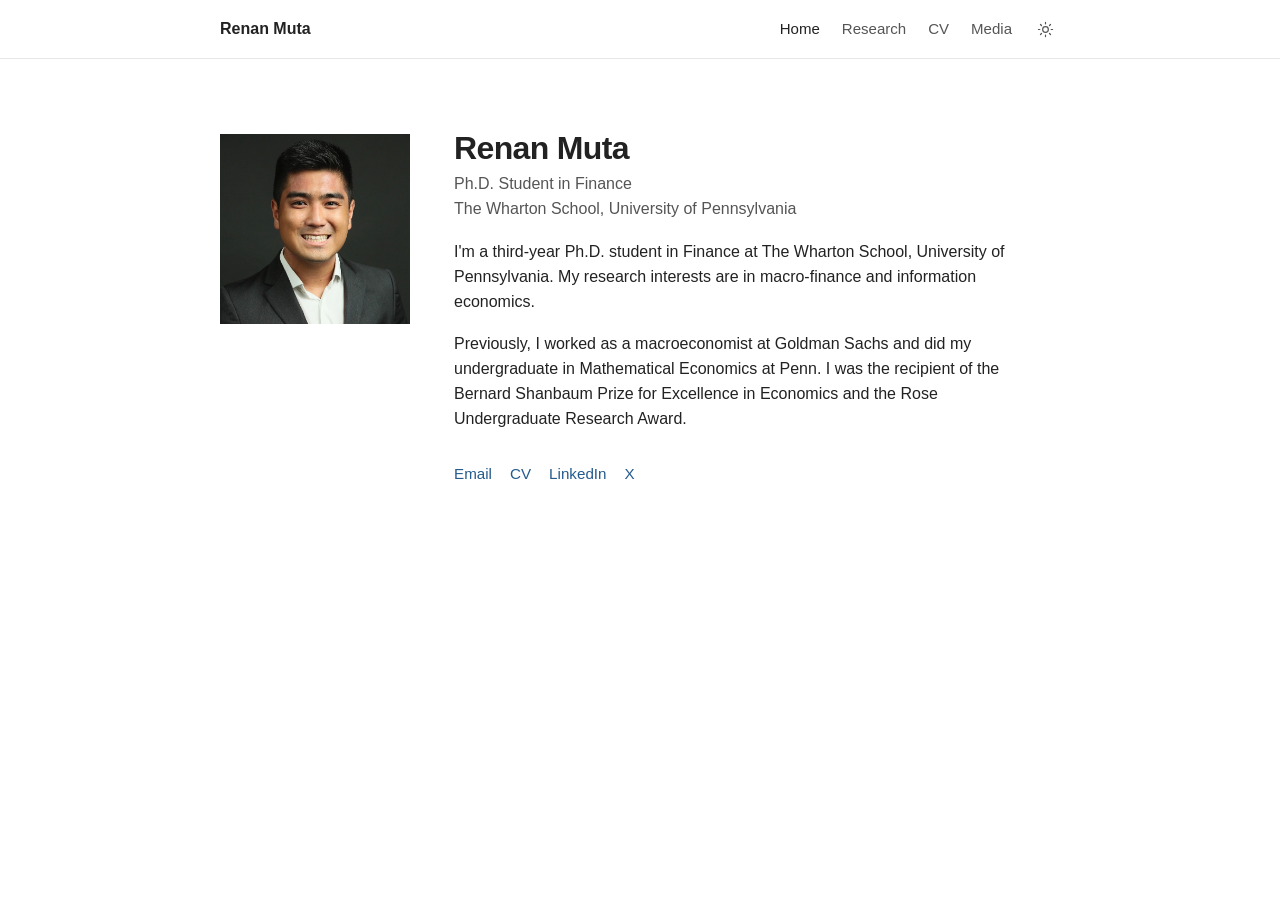
<file: index.html>
<!doctype html>
<html lang="en">
<head>
  <script>
    (function () {
      const stored = localStorage.getItem('theme');
      const preferredDark = window.matchMedia('(prefers-color-scheme: dark)').matches;
      document.documentElement.dataset.theme = stored || (preferredDark ? 'dark' : 'light');
    })();
  </script>
  <meta charset="utf-8">
  <meta name="viewport" content="width=device-width, initial-scale=1">
  <meta name="description" content="Renan Muta — Ph.D. student in Finance at The Wharton School, University of Pennsylvania.">
  <title>Renan Muta</title>
  <link rel="stylesheet" href="styles.css">
</head>
<body>
  <header class="site-header">
    <div class="site-shell nav">
      <a class="site-name" href="index.html">Renan Muta</a>
      <nav aria-label="Primary navigation">
        <a class="active" href="index.html">Home</a>
        <a href="research.html">Research</a>
        <a href="Renan_Muta_CV.pdf" target="_blank" rel="noopener">CV</a>
        <a href="media.html">Media</a>
        <button class="theme-toggle" type="button" aria-label="Switch to dark mode" title="Switch theme">
          <svg class="icon icon-sun" viewBox="0 0 24 24" aria-hidden="true">
            <circle cx="12" cy="12" r="4"></circle>
            <path d="M12 2v2M12 20v2M4.93 4.93l1.42 1.42M17.66 17.66l1.41 1.41M2 12h2M20 12h2M4.93 19.07l1.42-1.42M17.66 6.34l1.41-1.41"></path>
          </svg>
          <svg class="icon icon-moon" viewBox="0 0 24 24" aria-hidden="true">
            <path d="M20.4 15.5A8.5 8.5 0 0 1 8.5 3.6 8.5 8.5 0 1 0 20.4 15.5z"></path>
          </svg>
        </button>
      </nav>
    </div>
  </header>

  <main class="site-shell">
    <section class="profile">
      <div class="photo-column">
        <img class="profile-photo" src="Picture.jpeg" alt="Profile photo of Renan Muta">
      </div>

      <div class="profile-copy">
        <h1>Renan Muta</h1>

        <p class="position">
          Ph.D. Student in Finance<br>
          The Wharton School, University of Pennsylvania
        </p>

        <p>
          I'm a third-year Ph.D. student in Finance at The Wharton School, University of Pennsylvania.
          My research interests are in macro-finance and information economics.
        </p>

        <p>
          Previously, I worked as a macroeconomist at Goldman Sachs and did my undergraduate
          in Mathematical Economics at Penn. I was the recipient of the Bernard Shanbaum Prize
          for Excellence in Economics and the Rose Undergraduate Research Award.
        </p>

        <div class="profile-links">
          <a href="mailto:renanm@wharton.upenn.edu">Email</a>
          <a href="Renan_Muta_CV.pdf" target="_blank" rel="noopener">CV</a>
          <a href="https://www.linkedin.com/in/renan-muta/" target="_blank" rel="noopener">LinkedIn</a>
          <a href="https://x.com/renan_muta" target="_blank" rel="noopener">X</a>
        </div>
      </div>
    </section>
  </main>
  <script>
    (function () {
      const root = document.documentElement;
      const button = document.querySelector('.theme-toggle');
      const stored = localStorage.getItem('theme');
      const preferredDark = window.matchMedia('(prefers-color-scheme: dark)').matches;
      const initial = stored || (preferredDark ? 'dark' : 'light');

      function setTheme(theme) {
        root.dataset.theme = theme;
        const isDark = theme === 'dark';
        button.setAttribute('aria-label', isDark ? 'Switch to light mode' : 'Switch to dark mode');
        localStorage.setItem('theme', theme);
      }

      setTheme(initial);

      button.addEventListener('click', function () {
        setTheme(root.dataset.theme === 'dark' ? 'light' : 'dark');
      });
    })();
  </script>
</body>
</html>
</file>
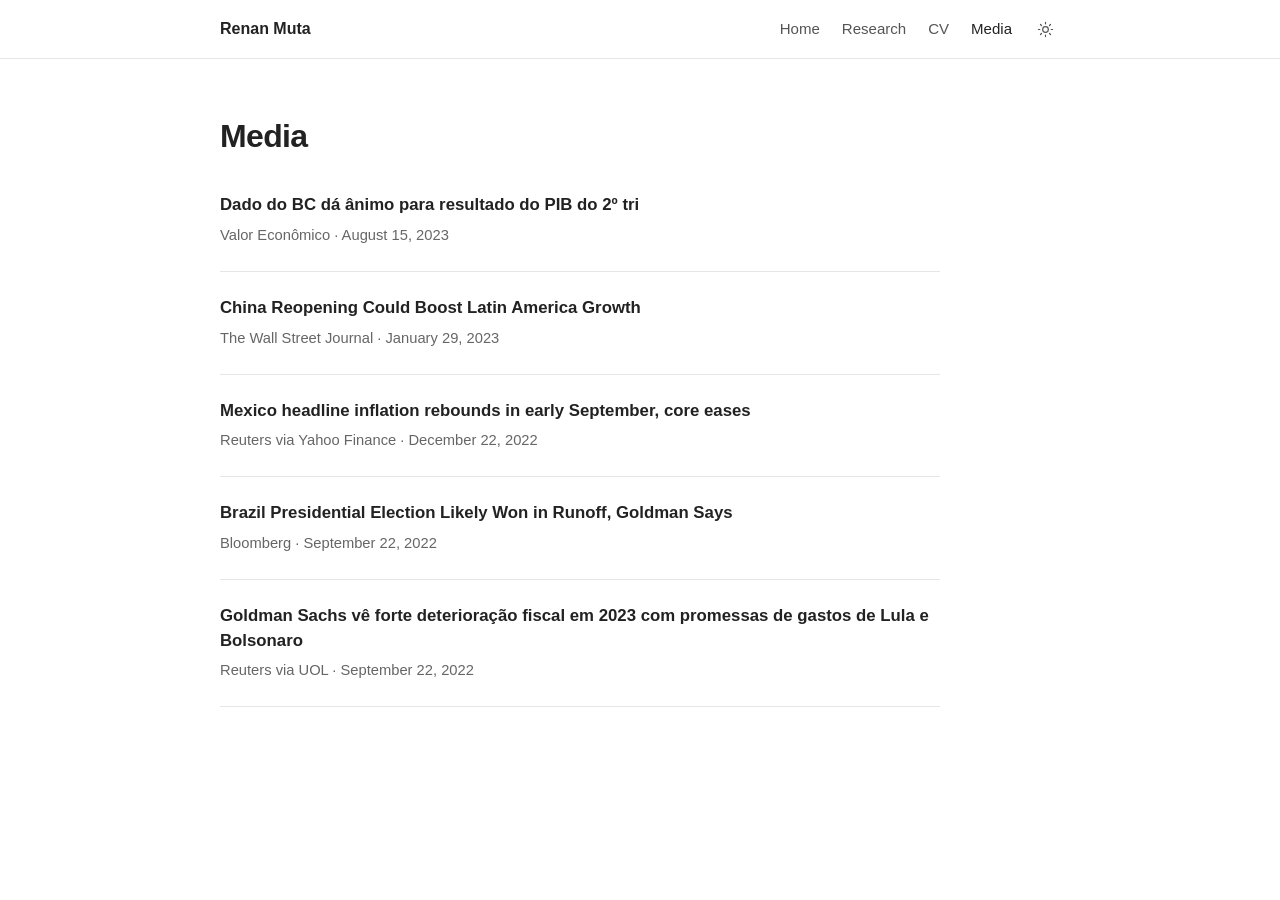
<file: media.html>
<!doctype html>
<html lang="en">
<head>
  <script>
    (function () {
      const stored = localStorage.getItem('theme');
      const preferredDark = window.matchMedia('(prefers-color-scheme: dark)').matches;
      document.documentElement.dataset.theme = stored || (preferredDark ? 'dark' : 'light');
    })();
  </script>
  <meta charset="utf-8">
  <meta name="viewport" content="width=device-width, initial-scale=1">
  <meta name="description" content="Media coverage featuring Renan Muta.">
  <title>Media · Renan Muta</title>
  <link rel="stylesheet" href="styles.css">
</head>
<body>
  <header class="site-header">
    <div class="site-shell nav">
      <a class="site-name" href="index.html">Renan Muta</a>
      <nav aria-label="Primary navigation">
        <a href="index.html">Home</a>
        <a href="research.html">Research</a>
        <a href="Renan_Muta_CV.pdf" target="_blank" rel="noopener">CV</a>
        <a class="active" href="media.html">Media</a>
        <button class="theme-toggle" type="button" aria-label="Switch to dark mode" title="Switch theme">
          <svg class="icon icon-sun" viewBox="0 0 24 24" aria-hidden="true">
            <circle cx="12" cy="12" r="4"></circle>
            <path d="M12 2v2M12 20v2M4.93 4.93l1.42 1.42M17.66 17.66l1.41 1.41M2 12h2M20 12h2M4.93 19.07l1.42-1.42M17.66 6.34l1.41-1.41"></path>
          </svg>
          <svg class="icon icon-moon" viewBox="0 0 24 24" aria-hidden="true">
            <path d="M20.4 15.5A8.5 8.5 0 0 1 8.5 3.6 8.5 8.5 0 1 0 20.4 15.5z"></path>
          </svg>
        </button>
      </nav>
    </div>
  </header>

  <main class="site-shell page">
    <h1 class="page-title">Media</h1>

    <section class="media-list">
      <article class="media-item">
        <a class="media-title" href="https://valor.globo.com/brasil/noticia/2023/08/15/dado-do-bc-da-animo-para-resultado-do-pib-do-2otri.ghtml" target="_blank" rel="noopener">
          Dado do BC dá ânimo para resultado do PIB do 2º tri
        </a>
        <p class="media-meta">Valor Econômico · August 15, 2023</p>
      </article>

      <article class="media-item">
        <a class="media-title" href="https://www.wsj.com/articles/china-reopening-could-boost-latin-america-growth-11675017263" target="_blank" rel="noopener">
          China Reopening Could Boost Latin America Growth
        </a>
        <p class="media-meta">The Wall Street Journal · January 29, 2023</p>
      </article>

      <article class="media-item">
        <a class="media-title" href="https://ca.finance.yahoo.com/news/2-mexico-headline-inflation-rebounds-122633423.html?guccounter=1" target="_blank" rel="noopener">
          Mexico headline inflation rebounds in early September, core eases
        </a>
        <p class="media-meta">Reuters via Yahoo Finance · December 22, 2022</p>
      </article>

      <article class="media-item">
        <a class="media-title" href="https://www.bloomberg.com/news/articles/2022-09-22/brazil-presidential-election-likely-won-in-runoff-goldman-says" target="_blank" rel="noopener">
          Brazil Presidential Election Likely Won in Runoff, Goldman Says
        </a>
        <p class="media-meta">Bloomberg · September 22, 2022</p>
      </article>

      <article class="media-item">
        <a class="media-title" href="https://economia.uol.com.br/noticias/reuters/2022/09/22/goldman-sachs-ve-forte-deterioracao-fiscal-em-2023-com-promessas-de-gastos-de-lula-e-bolsonaro.htm" target="_blank" rel="noopener">
          Goldman Sachs vê forte deterioração fiscal em 2023 com promessas de gastos de Lula e Bolsonaro
        </a>
        <p class="media-meta">Reuters via UOL · September 22, 2022</p>
      </article>
    </section>
  </main>

  <script>
    (function () {
      const root = document.documentElement;
      const button = document.querySelector('.theme-toggle');
      const stored = localStorage.getItem('theme');
      const preferredDark = window.matchMedia('(prefers-color-scheme: dark)').matches;
      const initial = stored || (preferredDark ? 'dark' : 'light');

      function setTheme(theme) {
        root.dataset.theme = theme;
        const isDark = theme === 'dark';
        button.setAttribute('aria-label', isDark ? 'Switch to light mode' : 'Switch to dark mode');
        localStorage.setItem('theme', theme);
      }

      setTheme(initial);

      button.addEventListener('click', function () {
        setTheme(root.dataset.theme === 'dark' ? 'light' : 'dark');
      });
    })();
  </script>
</body>
</html>
</file>
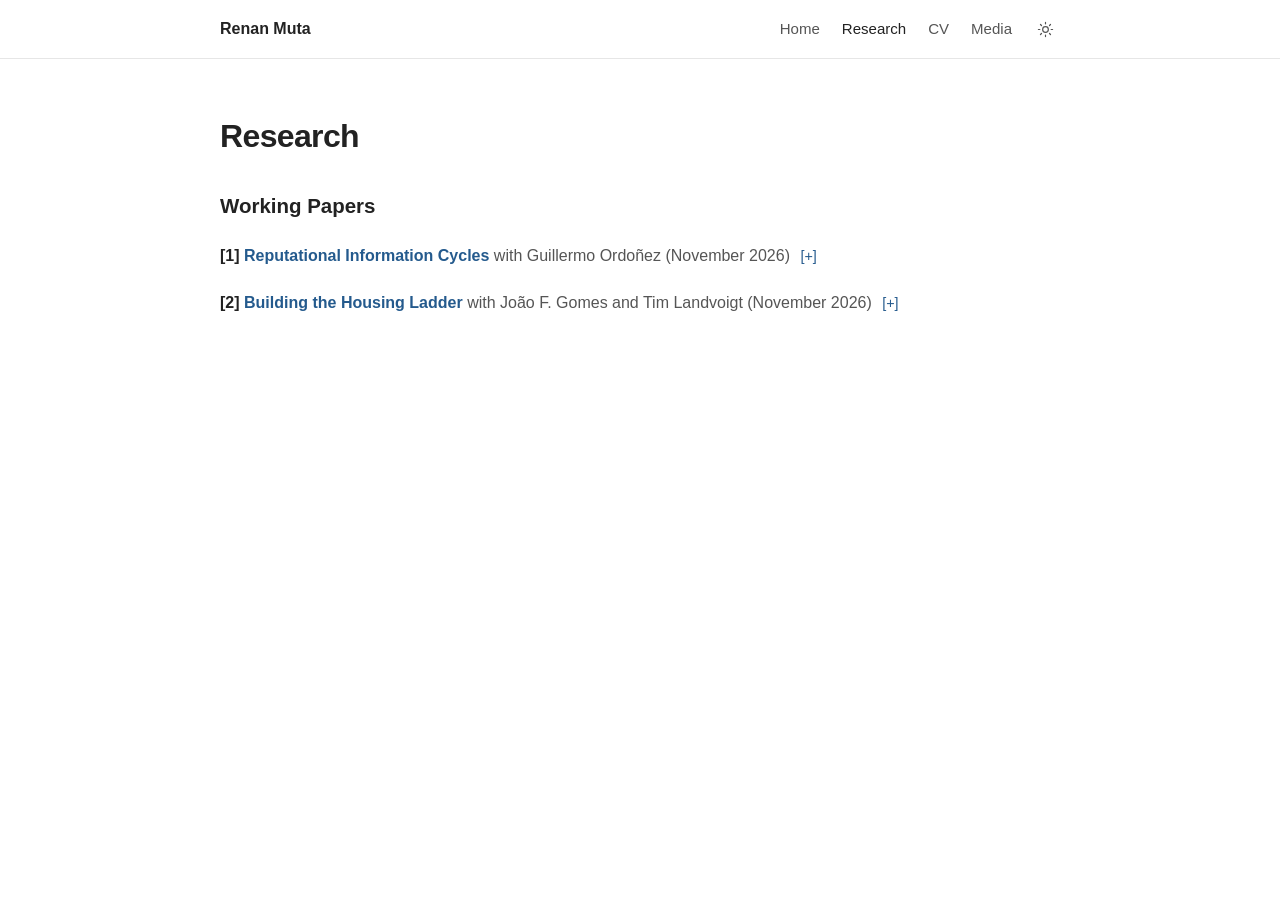
<file: research.html>
<!doctype html>
<html lang="en">
<head>
  <script>
    (function () {
      const stored = localStorage.getItem('theme');
      const preferredDark = window.matchMedia('(prefers-color-scheme: dark)').matches;
      document.documentElement.dataset.theme = stored || (preferredDark ? 'dark' : 'light');
    })();
  </script>
  <meta charset="utf-8">
  <meta name="viewport" content="width=device-width, initial-scale=1">
  <meta name="description" content="Research by Renan Muta.">
  <title>Research · Renan Muta</title>
  <link rel="stylesheet" href="styles.css">
</head>
<body>
  <header class="site-header">
    <div class="site-shell nav">
      <a class="site-name" href="index.html">Renan Muta</a>
      <nav aria-label="Primary navigation">
        <a href="index.html">Home</a>
        <a class="active" href="research.html">Research</a>
        <a href="Renan_Muta_CV.pdf" target="_blank" rel="noopener">CV</a>
        <a href="media.html">Media</a>
        <button class="theme-toggle" type="button" aria-label="Switch to dark mode" title="Switch theme">
          <svg class="icon icon-sun" viewBox="0 0 24 24" aria-hidden="true">
            <circle cx="12" cy="12" r="4"></circle>
            <path d="M12 2v2M12 20v2M4.93 4.93l1.42 1.42M17.66 17.66l1.41 1.41M2 12h2M20 12h2M4.93 19.07l1.42-1.42M17.66 6.34l1.41-1.41"></path>
          </svg>
          <svg class="icon icon-moon" viewBox="0 0 24 24" aria-hidden="true">
            <path d="M20.4 15.5A8.5 8.5 0 0 1 8.5 3.6 8.5 8.5 0 1 0 20.4 15.5z"></path>
          </svg>
        </button>
      </nav>
    </div>
  </header>

  <main class="site-shell page">
    <h1 class="page-title">Research</h1>

    <section class="research-section numbered">
      <h2>Working Papers</h2>

      <article class="paper">
        <p class="paper-line">
          <a class="paper-title" href="Papers/ReputationalInformationCycles.pdf" target="_blank" rel="noopener">Reputational Information Cycles</a>
          <span class="paper-authors">with Guillermo Ordoñez (November 2026)</span>
          <button class="abstract-toggle" type="button" aria-expanded="false" aria-controls="abstract-ric" aria-label="Show abstract" title="Show abstract"></button>
        </p>
        <div class="abstract" id="abstract-ric" hidden>
          <p>Reputational incentives can narrow disagreement among professional forecasters and make their consensus less accurate. In our model, skilled forecasters extract more information from a signal that contains a shared error. When evaluated relative to their peers, forecasters overweight that signal to demonstrate skill, amplifying the shared error in the consensus. In Bloomberg’s U.S. inflation survey, forecast errors carry larger ranking penalties and forecasts cluster more tightly when the inflation risk premium is high. We interpret high-premium periods as times when reputational stakes are greater. As those stakes rise and fall, the distortion in what forecasters report changes, generating cycles in how much information the consensus conveys.</p>
        </div>
      </article>

      <article class="paper">
        <p class="paper-line">
          <a class="paper-title" href="https://papers.ssrn.com/sol3/papers.cfm?abstract_id=7726958" target="_blank" rel="noopener">Building the Housing Ladder</a>
          <span class="paper-authors">with João F. Gomes and Tim Landvoigt (November 2026)</span>
          <button class="abstract-toggle" type="button" aria-expanded="false" aria-controls="abstract-bhl" aria-label="Show abstract" title="Show abstract"></button>
        </p>
        <div class="abstract" id="abstract-bhl" hidden>
          <p>Should expensive cities subsidize high-end construction, affordable rental housing, or starter homes? In our quantitative model of a city, households of different wealth choose between renting and owning homes of increasing value, and developers decide which type of housing to build. Calibrated to the San Francisco MSA, the model implies that subsidizing entry-level owner-occupied homes adds the most housing and lowers rents the most, because it crowds out less dense, more expensive homes and enables renters to buy. At equal fiscal cost, this policy beats subsidies targeted at other segments as well as broad supply-side and demand-side subsidies. No policy makes every household better off, because lower house prices erode the wealth of the richest households. When gentrification raises housing costs and reduces welfare of the poorest residents, modest upzoning stabilizes long-run rents and balances the gains from gentrification across wealth levels.</p>
        </div>
      </article>
    </section>
  </main>
  <script>
    (function () {
      const root = document.documentElement;
      const button = document.querySelector('.theme-toggle');
      const stored = localStorage.getItem('theme');
      const preferredDark = window.matchMedia('(prefers-color-scheme: dark)').matches;
      const initial = stored || (preferredDark ? 'dark' : 'light');

      function setTheme(theme) {
        root.dataset.theme = theme;
        const isDark = theme === 'dark';
        button.setAttribute('aria-label', isDark ? 'Switch to light mode' : 'Switch to dark mode');
        localStorage.setItem('theme', theme);
      }

      setTheme(initial);

      button.addEventListener('click', function () {
        setTheme(root.dataset.theme === 'dark' ? 'light' : 'dark');
      });
    })();

    document.querySelectorAll('.abstract-toggle').forEach(function (toggle) {
      const panel = document.getElementById(toggle.getAttribute('aria-controls'));
      toggle.addEventListener('click', function () {
        const open = toggle.getAttribute('aria-expanded') === 'true';
        toggle.setAttribute('aria-expanded', String(!open));
        toggle.setAttribute('aria-label', open ? 'Show abstract' : 'Hide abstract');
        toggle.title = open ? 'Show abstract' : 'Hide abstract';
        panel.hidden = open;
      });
    });
  </script>
</body>
</html>
</file>
<file: styles.css>
:root {
  --bg: #ffffff;
  --text: #222;
  --muted: #666;
  --faint: #8a8a8a;
  --rule: #e6e6e6;
  --link: #245a8d;
  --nav: #555;
  --page-width: 840px;
  color-scheme: light;
}

html[data-theme="dark"] {
  --bg: #171717;
  --text: #eeeeee;
  --muted: #aaaaaa;
  --faint: #888888;
  --rule: #343434;
  --link: #8ab4e8;
  --nav: #bbbbbb;
  color-scheme: dark;
}

* {
  box-sizing: border-box;
}

html {
  font-size: 16px;
}

body {
  margin: 0;
  color: var(--text);
  background: var(--bg);
  font-family:
    -apple-system,
    BlinkMacSystemFont,
    "Segoe UI",
    Roboto,
    Helvetica,
    Arial,
    sans-serif;
  font-size: 1rem;
  line-height: 1.55;
  -webkit-font-smoothing: antialiased;
  text-rendering: optimizeLegibility;
}

a {
  color: var(--link);
  text-decoration: none;
}

a:hover {
  text-decoration: underline;
  text-underline-offset: 2px;
}

.site-shell {
  width: min(calc(100% - 44px), var(--page-width));
  margin: 0 auto;
}

.site-header {
  border-bottom: 1px solid var(--rule);
}

.nav {
  min-height: 58px;
  display: flex;
  align-items: center;
  justify-content: space-between;
  gap: 28px;
}

.site-name {
  color: var(--text);
  font-size: 1rem;
  font-weight: 600;
  text-decoration: none;
}

nav {
  display: flex;
  align-items: center;
  gap: 22px;
}

nav a {
  color: var(--nav);
  font-size: .94rem;
}

nav a.active {
  color: var(--text);
  font-weight: 500;
}

.profile {
  display: grid;
  grid-template-columns: 190px minmax(0, 1fr);
  gap: 44px;
  align-items: start;
  padding: 70px 0 80px;
}

.photo-column {
  padding-top: 5px;
}

.profile-photo {
  display: block;
  width: 190px;
  height: auto;
  max-width: 100%;
  border-radius: 0;
}

.profile-copy {
  max-width: 570px;
}

h1,
h2,
p {
  margin-top: 0;
}

.profile-copy h1 {
  margin-bottom: 5px;
  font-size: 2rem;
  line-height: 1.2;
  font-weight: 600;
  letter-spacing: -.02em;
}

.position {
  margin-bottom: 28px;
  color: var(--nav);
}

.profile-copy p {
  margin-bottom: 18px;
}

.profile-links {
  display: flex;
  flex-wrap: wrap;
  gap: 18px;
  margin-top: 30px;
  font-size: .95rem;
}

.page {
  padding: 58px 0 84px;
}

.page-title {
  margin: 0 0 38px;
  font-size: 2rem;
  line-height: 1.2;
  font-weight: 600;
  letter-spacing: -.02em;
}

.research-section h2 {
  margin: 0 0 24px;
  font-size: 1.28rem;
  line-height: 1.3;
  font-weight: 600;
}

.research-section + .research-section {
  margin-top: 46px;
}

.numbered {
  counter-reset: paper;
}

.numbered .paper {
  counter-increment: paper;
}

.numbered .paper-line::before {
  content: "[" counter(paper) "] ";
  font-weight: 600;
}

.paper {
  margin-bottom: 22px;
}

.paper-line {
  margin: 0;
}

.paper-title {
  font-weight: 600;
}

.paper-authors {
  color: var(--nav);
}

.paper-authors::before {
  content: " ";
}

.abstract-toggle {
  margin-left: 6px;
  padding: 0;
  border: 0;
  background: none;
  color: var(--link);
  font: inherit;
  font-size: .9rem;
  cursor: pointer;
}

.abstract-toggle::before {
  content: "[+]";
}

.abstract-toggle[aria-expanded="true"]::before {
  content: "[\2212]";
}

.abstract-toggle:hover {
  text-decoration: underline;
  text-underline-offset: 2px;
}

.abstract-toggle:focus-visible {
  outline: 2px solid var(--link);
  outline-offset: 2px;
}

.abstract p {
  max-width: 720px;
  margin: 8px 0 0;
  color: var(--muted);
  font-size: .94rem;
  line-height: 1.6;
}

@media (max-width: 680px) {
  .site-shell {
    width: min(calc(100% - 32px), var(--page-width));
  }

  .nav {
    min-height: 54px;
  }

  nav {
    gap: 14px;
  }

  nav a {
    font-size: .9rem;
  }

  .profile {
    grid-template-columns: 1fr;
    gap: 28px;
    padding: 44px 0 62px;
  }

  .profile-photo {
    width: 170px;
  }

  .profile-copy h1,
  .page-title {
    font-size: 1.8rem;
  }

  .page {
    padding: 44px 0 64px;
  }
}


html,
body,
.site-header,
a,
nav a,
.position,
.paper-authors {
  transition: background-color .18s ease, color .18s ease, border-color .18s ease;
}

nav {
  position: relative;
}

.theme-toggle {
  width: 30px;
  height: 30px;
  padding: 5px;
  margin-left: -4px;
  border: 0;
  background: transparent;
  color: var(--nav);
  cursor: pointer;
  display: inline-flex;
  align-items: center;
  justify-content: center;
  border-radius: 50%;
}

.theme-toggle:hover {
  color: var(--text);
  background: color-mix(in srgb, var(--text) 7%, transparent);
}

.theme-toggle:focus-visible {
  outline: 2px solid var(--link);
  outline-offset: 2px;
}

.icon {
  width: 17px;
  height: 17px;
  fill: none;
  stroke: currentColor;
  stroke-width: 1.7;
  stroke-linecap: round;
  stroke-linejoin: round;
}

.icon-moon {
  display: none;
}

html[data-theme="dark"] .icon-sun {
  display: none;
}

html[data-theme="dark"] .icon-moon {
  display: block;
}






.media-list {
  max-width: 720px;
}

.media-item {
  padding: 0 0 24px;
  margin-bottom: 24px;
  border-bottom: 1px solid var(--rule);
}

.media-title {
  color: var(--text);
  font-size: 1.05rem;
  font-weight: 600;
  line-height: 1.45;
}

.media-title:hover {
  color: var(--link);
}

.media-meta {
  margin: 6px 0 0;
  color: var(--muted);
  font-size: .92rem;
}
</file>
